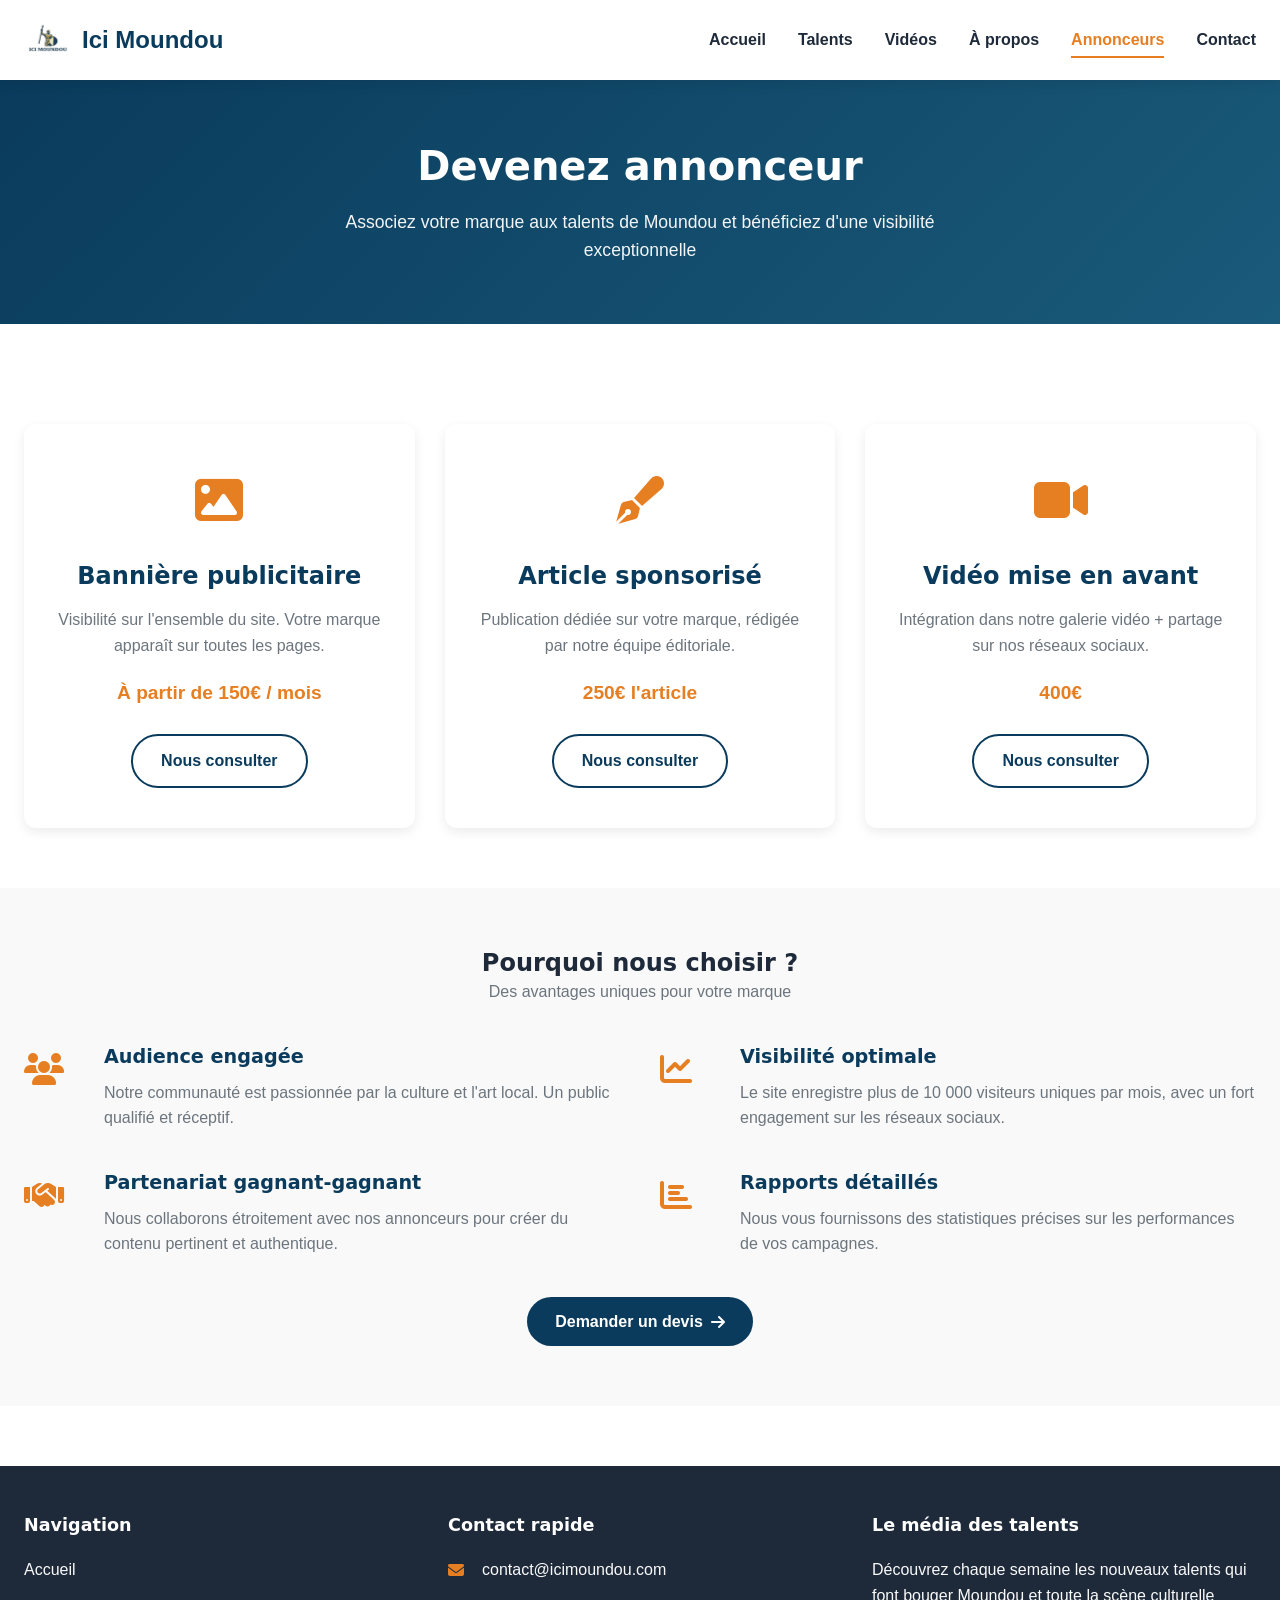
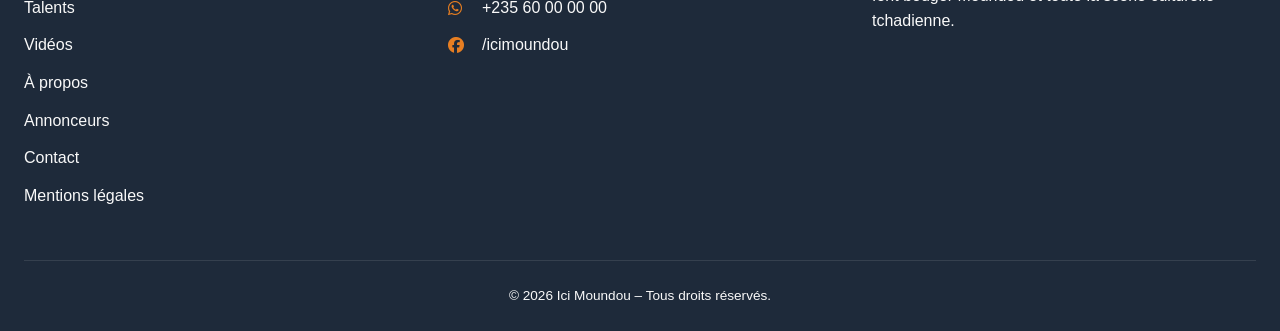
<file: annonceurs.html>
<!DOCTYPE html>
<html lang="fr">
<head>
    <meta charset="UTF-8">
    <meta name="viewport" content="width=device-width, initial-scale=1.0, viewport-fit=cover">
    <meta name="description" content="Devenez annonceur sur Ici Moundou – Offres publicitaires, articles sponsorisés, vidéos mises en avant.">
    <title>Ici Moundou – Annonceurs</title>
    
    <link rel="stylesheet" href="https://cdnjs.cloudflare.com/ajax/libs/font-awesome/6.4.0/css/all.min.css">
    
    <style>
        /* ==================== REPRISE DU STYLE GLOBAL ==================== */
        :root {
            --primary: #0A3B5C;
            --secondary: #E67E22;
            --accent: #F4A261;
            --dark: #1E2A3A;
            --light: #F9F9F9;
            --gray: #6C757D;
            --white: #FFFFFF;
            --shadow: 0 4px 12px rgba(0,0,0,0.08);
            --shadow-hover: 0 8px 24px rgba(0,0,0,0.12);
            --border-radius: 12px;
            --transition: all 0.3s ease;
        }

        * {
            margin: 0;
            padding: 0;
            box-sizing: border-box;
        }

        body {
            font-family: 'Segoe UI', Tahoma, Geneva, Verdana, sans-serif;
            color: var(--dark);
            background-color: var(--white);
            line-height: 1.6;
            overflow-x: hidden;
        }

        h1, h2, h3, h4 {
            font-family: 'Segoe UI', 'Montserrat', system-ui, sans-serif;
            font-weight: 700;
            line-height: 1.3;
        }

        .container {
            max-width: 1280px;
            margin: 0 auto;
            padding: 0 24px;
        }

        /* Header */
        .header {
            background: var(--white);
            box-shadow: var(--shadow);
            position: sticky;
            top: 0;
            z-index: 100;
        }

        .navbar {
            display: flex;
            justify-content: space-between;
            align-items: center;
            padding: 16px 0;
        }

        .logo {
            display: flex;
            align-items: center;
        }

        .logo img {
            margin-right: 10px;
        }

        .logo a {
            display: flex;
            align-items: center;
            gap: 12px;
            text-decoration: none;
        }

        .logo-img {
            height: 48px;
            width: 48px;
            background: linear-gradient(135deg, var(--primary), var(--secondary));
            border-radius: 50%;
            display: flex;
            align-items: center;
            justify-content: center;
            color: var(--white);
            font-weight: bold;
            font-size: 1.2rem;
        }

        .logo-text {
            font-size: 1.5rem;
            font-weight: 800;
            color: var(--primary);
        }

        .nav-menu {
            display: flex;
            list-style: none;
            gap: 32px;
        }

        .nav-menu a {
            text-decoration: none;
            color: var(--dark);
            font-weight: 600;
            transition: var(--transition);
            padding: 8px 0;
        }

        .nav-menu a:hover,
        .nav-menu a.active {
            color: var(--secondary);
            border-bottom: 2px solid var(--secondary);
        }

        .burger-menu {
            display: none;
            flex-direction: column;
            gap: 6px;
            background: none;
            border: none;
            cursor: pointer;
            padding: 8px;
        }

        .burger-line {
            width: 28px;
            height: 2px;
            background: var(--primary);
            transition: var(--transition);
        }

        /* Page Header */
        .page-header {
            background: linear-gradient(135deg, var(--primary) 0%, #1a5a7a 100%);
            color: var(--white);
            text-align: center;
            padding: 60px 24px;
            margin-bottom: 40px;
        }

        .page-header h1 {
            font-size: 2.5rem;
            margin-bottom: 16px;
        }

        .page-header p {
            font-size: 1.1rem;
            max-width: 700px;
            margin: 0 auto;
            opacity: 0.95;
        }

        /* Offres */
        .offers-section {
            padding: 60px 0;
        }

        .offers-grid {
            display: grid;
            grid-template-columns: repeat(3, 1fr);
            gap: 30px;
        }

        .offer-card {
            background: var(--white);
            border-radius: var(--border-radius);
            padding: 40px 30px;
            text-align: center;
            box-shadow: var(--shadow);
            transition: var(--transition);
        }

        .offer-card:hover {
            transform: translateY(-8px);
            box-shadow: var(--shadow-hover);
        }

        .offer-icon {
            font-size: 3rem;
            color: var(--secondary);
            margin-bottom: 20px;
        }

        .offer-card h3 {
            font-size: 1.5rem;
            color: var(--primary);
            margin-bottom: 15px;
        }

        .offer-description {
            color: var(--gray);
            margin-bottom: 20px;
        }

        .offer-price {
            font-size: 1.2rem;
            font-weight: 700;
            color: var(--secondary);
            margin-bottom: 25px;
        }

        .btn {
            display: inline-flex;
            align-items: center;
            gap: 8px;
            padding: 12px 28px;
            border-radius: 40px;
            font-weight: 600;
            text-decoration: none;
            transition: var(--transition);
            cursor: pointer;
            border: none;
            font-family: inherit;
        }

        .btn-primary {
            background: var(--primary);
            color: var(--white);
        }

        .btn-primary:hover {
            background: var(--secondary);
            transform: translateY(-2px);
            box-shadow: var(--shadow-hover);
        }

        .btn-outline {
            background: transparent;
            border: 2px solid var(--primary);
            color: var(--primary);
        }

        .btn-outline:hover {
            background: var(--primary);
            color: var(--white);
        }

        /* Pourquoi nous choisir */
        .why-section {
            background: var(--light);
            padding: 60px 0;
        }

        .why-grid {
            display: grid;
            grid-template-columns: repeat(2, 1fr);
            gap: 40px;
            margin-top: 40px;
        }

        .why-item {
            display: flex;
            gap: 20px;
            align-items: flex-start;
        }

        .why-icon {
            font-size: 2rem;
            color: var(--secondary);
            min-width: 60px;
        }

        .why-item h3 {
            font-size: 1.2rem;
            margin-bottom: 10px;
            color: var(--primary);
        }

        .why-item p {
            color: var(--gray);
        }

        .cta-center {
            text-align: center;
            margin-top: 40px;
        }

        /* Footer */
        .footer {
            background: var(--dark);
            color: var(--light);
            padding: 48px 0 24px;
            margin-top: 60px;
        }

        .footer-grid {
            display: grid;
            grid-template-columns: repeat(3, 1fr);
            gap: 40px;
            margin-bottom: 40px;
        }

        .footer-col h4 {
            color: var(--white);
            margin-bottom: 20px;
            font-size: 1.1rem;
        }

        .footer-col ul {
            list-style: none;
        }

        .footer-col ul li {
            margin-bottom: 12px;
        }

        .footer-col a {
            color: var(--light);
            text-decoration: none;
            transition: var(--transition);
        }

        .footer-col a:hover {
            color: var(--secondary);
        }

        .contact-info li {
            display: flex;
            align-items: center;
            gap: 10px;
        }

        .contact-info i {
            width: 24px;
            color: var(--secondary);
        }

        .copyright {
            text-align: center;
            padding-top: 24px;
            border-top: 1px solid rgba(255,255,255,0.1);
            font-size: 0.85rem;
        }

        /* Responsive */
        @media (max-width: 1024px) {
            .offers-grid {
                grid-template-columns: repeat(2, 1fr);
            }
        }

        @media (max-width: 768px) {
            .burger-menu {
                display: flex;
            }
            .nav-menu {
                display: none;
                position: absolute;
                top: 80px;
                left: 0;
                right: 0;
                background: var(--white);
                flex-direction: column;
                padding: 20px;
                gap: 16px;
                box-shadow: var(--shadow);
                text-align: center;
            }
            .nav-menu.active {
                display: flex;
            }
            .offers-grid {
                grid-template-columns: 1fr;
            }
            .why-grid {
                grid-template-columns: 1fr;
            }
            .footer-grid {
                grid-template-columns: 1fr;
                text-align: center;
            }
            .contact-info li {
                justify-content: center;
            }
            .page-header h1 {
                font-size: 1.8rem;
            }
        }
    </style>
</head>
<body>

    <header class="header">
        <div class="container">
            <nav class="navbar">
                <div class="logo">
                    <a href="assets/images/logo.png" class="img">
                        <img src="assets/images/logo.png" alt="Ici Moundou" class="logo-img">
                    </a>
                    <a href="index.html">
                        <span class="logo-text">Ici Moundou</span>
                    </a>
                </div>
                
                <button class="burger-menu" id="burgerBtn" aria-label="Menu">
                    <span class="burger-line"></span>
                    <span class="burger-line"></span>
                    <span class="burger-line"></span>
                </button>
                
                <ul class="nav-menu" id="navMenu">
                    <li><a href="index.html">Accueil</a></li>
                    <li><a href="talents.html">Talents</a></li>
                    <li><a href="videos.html">Vidéos</a></li>
                    <li><a href="apropos.html">À propos</a></li>
                    <li><a href="annonceurs.html" class="active">Annonceurs</a></li>
                    <li><a href="contact.html">Contact</a></li>
                </ul>
            </nav>
        </div>
    </header>

    <main>
        <section class="page-header">
            <div class="container">
                <h1>Devenez annonceur</h1>
                <p>Associez votre marque aux talents de Moundou et bénéficiez d'une visibilité exceptionnelle</p>
            </div>
        </section>

        <section class="offers-section">
            <div class="container">
                <div class="offers-grid">
                    <div class="offer-card">
                        <div class="offer-icon">
                            <i class="fas fa-image"></i>
                        </div>
                        <h3>Bannière publicitaire</h3>
                        <p class="offer-description">Visibilité sur l'ensemble du site. Votre marque apparaît sur toutes les pages.</p>
                        <p class="offer-price">À partir de 150€ / mois</p>
                        <a href="contact.html" class="btn btn-outline">Nous consulter</a>
                    </div>
                    
                    <div class="offer-card">
                        <div class="offer-icon">
                            <i class="fas fa-pen-fancy"></i>
                        </div>
                        <h3>Article sponsorisé</h3>
                        <p class="offer-description">Publication dédiée sur votre marque, rédigée par notre équipe éditoriale.</p>
                        <p class="offer-price">250€ l'article</p>
                        <a href="contact.html" class="btn btn-outline">Nous consulter</a>
                    </div>
                    
                    <div class="offer-card">
                        <div class="offer-icon">
                            <i class="fas fa-video"></i>
                        </div>
                        <h3>Vidéo mise en avant</h3>
                        <p class="offer-description">Intégration dans notre galerie vidéo + partage sur nos réseaux sociaux.</p>
                        <p class="offer-price">400€</p>
                        <a href="contact.html" class="btn btn-outline">Nous consulter</a>
                    </div>
                </div>
            </div>
        </section>

        <section class="why-section">
            <div class="container">
                <div style="text-align: center; margin-bottom: 40px;">
                    <h2>Pourquoi nous choisir ?</h2>
                    <p style="color: var(--gray);">Des avantages uniques pour votre marque</p>
                </div>
                
                <div class="why-grid">
                    <div class="why-item">
                        <div class="why-icon">
                            <i class="fas fa-users"></i>
                        </div>
                        <div>
                            <h3>Audience engagée</h3>
                            <p>Notre communauté est passionnée par la culture et l'art local. Un public qualifié et réceptif.</p>
                        </div>
                    </div>
                    
                    <div class="why-item">
                        <div class="why-icon">
                            <i class="fas fa-chart-line"></i>
                        </div>
                        <div>
                            <h3>Visibilité optimale</h3>
                            <p>Le site enregistre plus de 10 000 visiteurs uniques par mois, avec un fort engagement sur les réseaux sociaux.</p>
                        </div>
                    </div>
                    
                    <div class="why-item">
                        <div class="why-icon">
                            <i class="fas fa-handshake"></i>
                        </div>
                        <div>
                            <h3>Partenariat gagnant-gagnant</h3>
                            <p>Nous collaborons étroitement avec nos annonceurs pour créer du contenu pertinent et authentique.</p>
                        </div>
                    </div>
                    
                    <div class="why-item">
                        <div class="why-icon">
                            <i class="fas fa-chart-bar"></i>
                        </div>
                        <div>
                            <h3>Rapports détaillés</h3>
                            <p>Nous vous fournissons des statistiques précises sur les performances de vos campagnes.</p>
                        </div>
                    </div>
                </div>
                
                <div class="cta-center">
                    <a href="contact.html" class="btn btn-primary">Demander un devis <i class="fas fa-arrow-right"></i></a>
                </div>
            </div>
        </section>
    </main>

    <footer class="footer">
        <div class="container">
            <div class="footer-grid">
                <div class="footer-col">
                    <h4>Navigation</h4>
                    <ul>
                        <li><a href="index.html">Accueil</a></li>
                        <li><a href="talents.html">Talents</a></li>
                        <li><a href="videos.html">Vidéos</a></li>
                        <li><a href="apropos.html">À propos</a></li>
                        <li><a href="annonceurs.html">Annonceurs</a></li>
                        <li><a href="contact.html">Contact</a></li>
                        <li><a href="mentions.html">Mentions légales</a></li>
                    </ul>
                </div>
                
                <div class="footer-col">
                    <h4>Contact rapide</h4>
                    <ul class="contact-info">
                        <li><i class="fas fa-envelope"></i> <a href="mailto:contact@icimoundou.com">contact@icimoundou.com</a></li>
                        <li><i class="fab fa-whatsapp"></i> <a href="https://wa.me/23560000000" target="_blank">+235 60 00 00 00</a></li>
                        <li><i class="fab fa-facebook"></i> <a href="https://facebook.com/icimoundou" target="_blank">/icimoundou</a></li>
                    </ul>
                </div>
                
                <div class="footer-col">
                    <h4>Le média des talents</h4>
                    <p>Découvrez chaque semaine les nouveaux talents qui font bouger Moundou et toute la scène culturelle tchadienne.</p>
                </div>
            </div>
            
            <div class="copyright">
                <p>&copy; 2026 Ici Moundou – Tous droits réservés.</p>
            </div>
        </div>
    </footer>

    <script>
        function initBurgerMenu() {
            const burger = document.getElementById('burgerBtn');
            const menu = document.getElementById('navMenu');
            
            if (burger && menu) {
                burger.addEventListener('click', () => {
                    menu.classList.toggle('active');
                    const lines = burger.querySelectorAll('.burger-line');
                    if (menu.classList.contains('active')) {
                        lines[0].style.transform = 'rotate(45deg) translate(5px, 5px)';
                        lines[1].style.opacity = '0';
                        lines[2].style.transform = 'rotate(-45deg) translate(7px, -6px)';
                    } else {
                        lines[0].style.transform = 'none';
                        lines[1].style.opacity = '1';
                        lines[2].style.transform = 'none';
                    }
                });
            }
        }

        document.addEventListener('DOMContentLoaded', () => {
            initBurgerMenu();
        });
    </script>
</body>
</html>
</file>
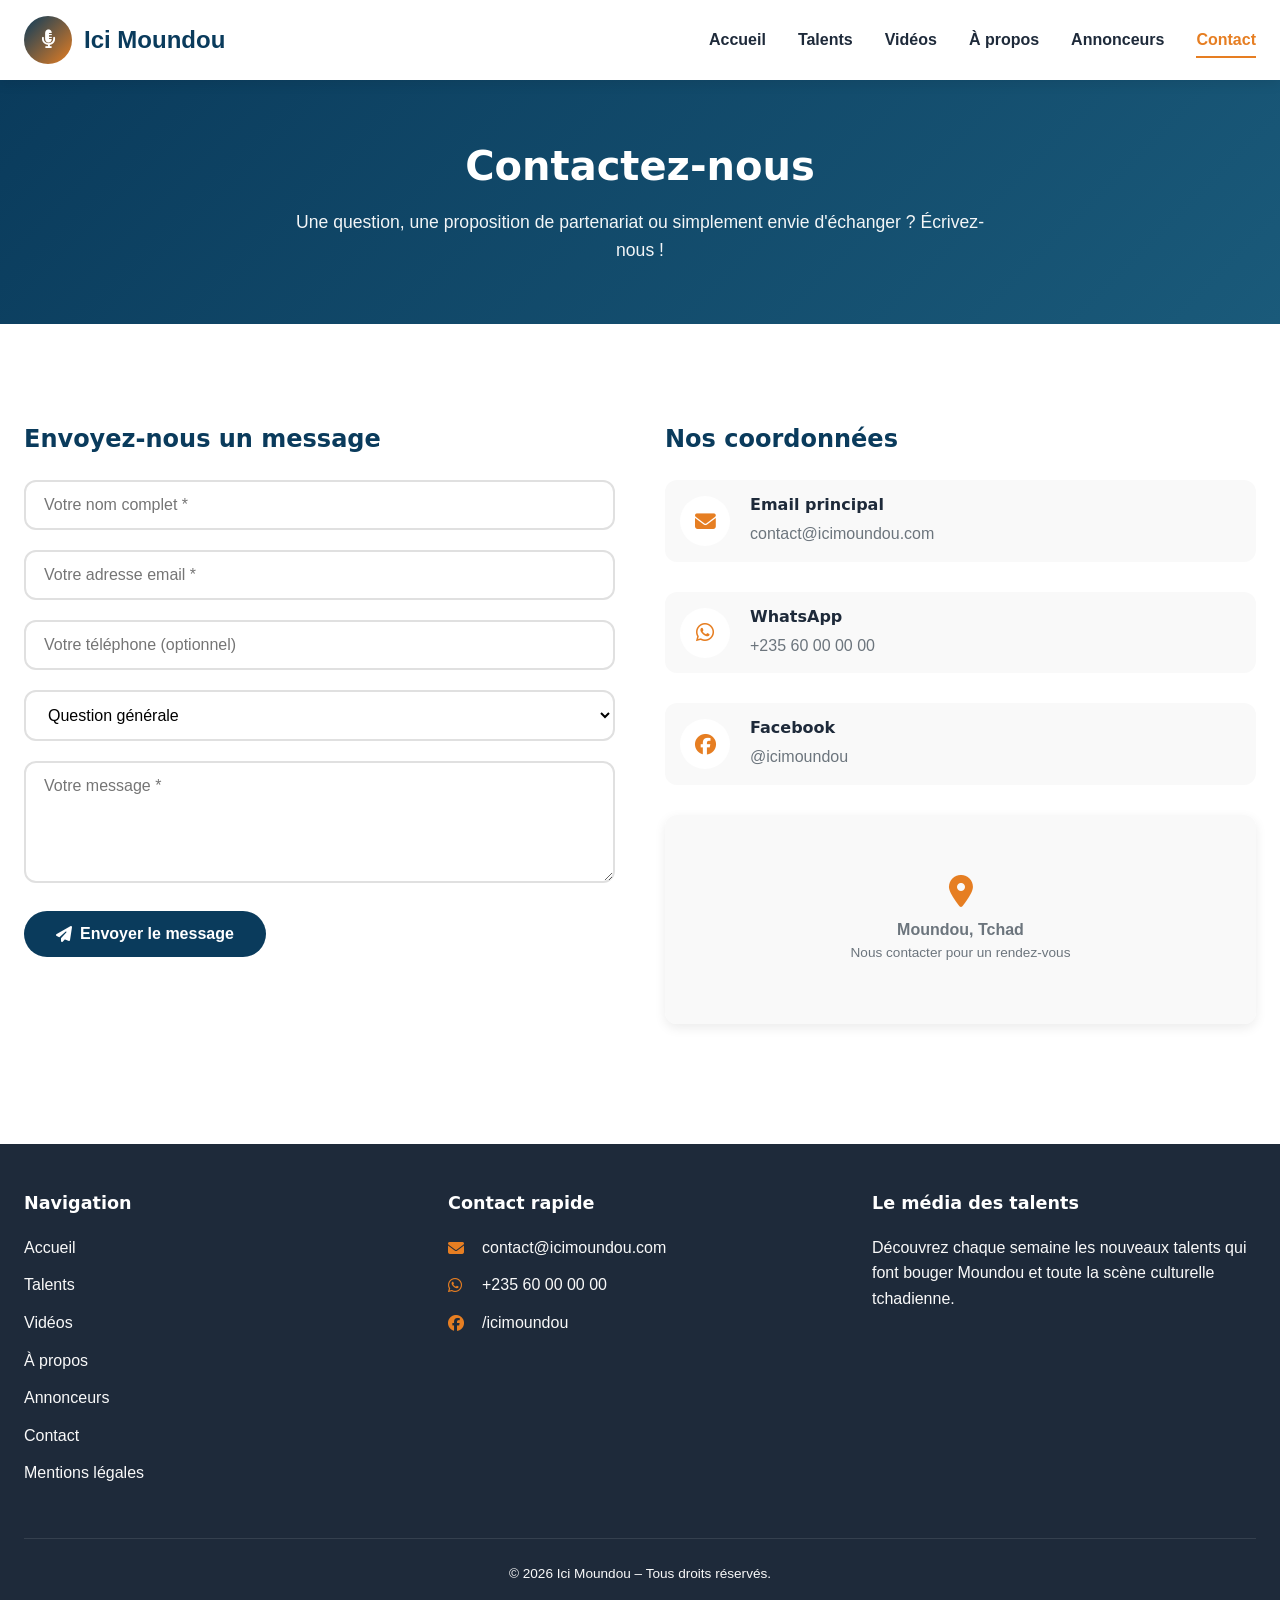
<file: contact.html>
<!DOCTYPE html>
<html lang="fr">
<head>
    <meta charset="UTF-8">
    <meta name="viewport" content="width=device-width, initial-scale=1.0, viewport-fit=cover">
    <meta name="description" content="Contactez Ici Moundou – Envoyez-nous un message pour toute question, partenariat ou proposition.">
    <title>Ici Moundou – Contact</title>
    
    <link rel="stylesheet" href="https://cdnjs.cloudflare.com/ajax/libs/font-awesome/6.4.0/css/all.min.css">
    
    <style>
        /* ==================== REPRISE DU STYLE GLOBAL ==================== */
        :root {
            --primary: #0A3B5C;
            --secondary: #E67E22;
            --accent: #F4A261;
            --dark: #1E2A3A;
            --light: #F9F9F9;
            --gray: #6C757D;
            --white: #FFFFFF;
            --shadow: 0 4px 12px rgba(0,0,0,0.08);
            --shadow-hover: 0 8px 24px rgba(0,0,0,0.12);
            --border-radius: 12px;
            --transition: all 0.3s ease;
        }

        * {
            margin: 0;
            padding: 0;
            box-sizing: border-box;
        }

        body {
            font-family: 'Segoe UI', Tahoma, Geneva, Verdana, sans-serif;
            color: var(--dark);
            background-color: var(--white);
            line-height: 1.6;
            overflow-x: hidden;
        }

        h1, h2, h3, h4 {
            font-family: 'Segoe UI', 'Montserrat', system-ui, sans-serif;
            font-weight: 700;
            line-height: 1.3;
        }

        .container {
            max-width: 1280px;
            margin: 0 auto;
            padding: 0 24px;
        }

        /* Header */
        .header {
            background: var(--white);
            box-shadow: var(--shadow);
            position: sticky;
            top: 0;
            z-index: 100;
        }

        .navbar {
            display: flex;
            justify-content: space-between;
            align-items: center;
            padding: 16px 0;
        }

        .logo {
            display: flex;
            align-items: center;
            gap: 12px;
        }

        .logo a {
            display: flex;
            align-items: center;
            gap: 12px;
            text-decoration: none;
        }

        .logo-img {
            height: 48px;
            width: 48px;
            background: linear-gradient(135deg, var(--primary), var(--secondary));
            border-radius: 50%;
            display: flex;
            align-items: center;
            justify-content: center;
            color: var(--white);
            font-weight: bold;
            font-size: 1.2rem;
        }

        .logo-text {
            font-size: 1.5rem;
            font-weight: 800;
            color: var(--primary);
        }

        .nav-menu {
            display: flex;
            list-style: none;
            gap: 32px;
        }

        .nav-menu a {
            text-decoration: none;
            color: var(--dark);
            font-weight: 600;
            transition: var(--transition);
            padding: 8px 0;
        }

        .nav-menu a:hover,
        .nav-menu a.active {
            color: var(--secondary);
            border-bottom: 2px solid var(--secondary);
        }

        .burger-menu {
            display: none;
            flex-direction: column;
            gap: 6px;
            background: none;
            border: none;
            cursor: pointer;
            padding: 8px;
        }

        .burger-line {
            width: 28px;
            height: 2px;
            background: var(--primary);
            transition: var(--transition);
        }

        /* Page Header */
        .page-header {
            background: linear-gradient(135deg, var(--primary) 0%, #1a5a7a 100%);
            color: var(--white);
            text-align: center;
            padding: 60px 24px;
            margin-bottom: 40px;
        }

        .page-header h1 {
            font-size: 2.5rem;
            margin-bottom: 16px;
        }

        .page-header p {
            font-size: 1.1rem;
            max-width: 700px;
            margin: 0 auto;
            opacity: 0.95;
        }

        /* Contact Section */
        .contact-section {
            padding: 60px 0;
        }

        .contact-grid {
            display: grid;
            grid-template-columns: 1fr 1fr;
            gap: 50px;
        }

        /* Formulaire */
        .contact-form h3 {
            color: var(--primary);
            margin-bottom: 25px;
            font-size: 1.5rem;
        }

        .form-group {
            margin-bottom: 20px;
        }

        .form-group input,
        .form-group textarea,
        .form-group select {
            width: 100%;
            padding: 14px 18px;
            border: 2px solid #e0e0e0;
            border-radius: 12px;
            font-family: inherit;
            font-size: 1rem;
            transition: var(--transition);
            background: var(--white);
        }

        .form-group input:focus,
        .form-group textarea:focus,
        .form-group select:focus {
            outline: none;
            border-color: var(--secondary);
            box-shadow: 0 0 0 3px rgba(230, 126, 34, 0.1);
        }

        .btn {
            display: inline-flex;
            align-items: center;
            gap: 8px;
            padding: 14px 32px;
            border-radius: 40px;
            font-weight: 600;
            text-decoration: none;
            transition: var(--transition);
            cursor: pointer;
            border: none;
            font-family: inherit;
            font-size: 1rem;
        }

        .btn-primary {
            background: var(--primary);
            color: var(--white);
        }

        .btn-primary:hover {
            background: var(--secondary);
            transform: translateY(-2px);
            box-shadow: var(--shadow-hover);
        }

        .btn:disabled {
            opacity: 0.7;
            cursor: not-allowed;
            transform: none;
        }

        .form-feedback {
            margin-top: 20px;
            padding: 14px;
            border-radius: 8px;
            text-align: center;
            font-size: 0.95rem;
            animation: fadeInUp 0.3s ease;
        }

        @keyframes fadeInUp {
            from {
                opacity: 0;
                transform: translateY(10px);
            }
            to {
                opacity: 1;
                transform: translateY(0);
            }
        }

        .form-feedback.success {
            background: #d4edda;
            color: #155724;
            border-left: 4px solid #28a745;
        }

        .form-feedback.error {
            background: #f8d7da;
            color: #721c24;
            border-left: 4px solid #dc3545;
        }

        .form-feedback.info {
            background: #d1ecf1;
            color: #0c5460;
            border-left: 4px solid #17a2b8;
        }

        /* Infos contact */
        .contact-info h3 {
            color: var(--primary);
            margin-bottom: 25px;
            font-size: 1.5rem;
        }

        .info-item {
            display: flex;
            align-items: center;
            gap: 20px;
            margin-bottom: 30px;
            padding: 15px;
            background: var(--light);
            border-radius: var(--border-radius);
            transition: var(--transition);
        }

        .info-item:hover {
            transform: translateX(5px);
            box-shadow: var(--shadow);
        }

        .info-icon {
            width: 50px;
            height: 50px;
            background: var(--white);
            border-radius: 50%;
            display: flex;
            align-items: center;
            justify-content: center;
            font-size: 1.3rem;
            color: var(--secondary);
        }

        .info-content h4 {
            margin-bottom: 5px;
            font-size: 1rem;
        }

        .info-content a {
            color: var(--gray);
            text-decoration: none;
            transition: var(--transition);
        }

        .info-content a:hover {
            color: var(--secondary);
        }

        /* Carte */
        .map-container {
            margin-top: 30px;
            border-radius: var(--border-radius);
            overflow: hidden;
            box-shadow: var(--shadow);
        }

        .map-placeholder {
            background: var(--light);
            padding: 60px 20px;
            text-align: center;
            color: var(--gray);
        }

        /* Footer */
        .footer {
            background: var(--dark);
            color: var(--light);
            padding: 48px 0 24px;
            margin-top: 60px;
        }

        .footer-grid {
            display: grid;
            grid-template-columns: repeat(3, 1fr);
            gap: 40px;
            margin-bottom: 40px;
        }

        .footer-col h4 {
            color: var(--white);
            margin-bottom: 20px;
            font-size: 1.1rem;
        }

        .footer-col ul {
            list-style: none;
        }

        .footer-col ul li {
            margin-bottom: 12px;
        }

        .footer-col a {
            color: var(--light);
            text-decoration: none;
            transition: var(--transition);
        }

        .footer-col a:hover {
            color: var(--secondary);
        }

        .contact-info-footer li {
            display: flex;
            align-items: center;
            gap: 10px;
        }

        .contact-info-footer i {
            width: 24px;
            color: var(--secondary);
        }

        .copyright {
            text-align: center;
            padding-top: 24px;
            border-top: 1px solid rgba(255,255,255,0.1);
            font-size: 0.85rem;
        }

        /* Responsive */
        @media (max-width: 1024px) {
            .contact-grid {
                gap: 30px;
            }
        }

        @media (max-width: 768px) {
            .burger-menu {
                display: flex;
            }
            .nav-menu {
                display: none;
                position: absolute;
                top: 80px;
                left: 0;
                right: 0;
                background: var(--white);
                flex-direction: column;
                padding: 20px;
                gap: 16px;
                box-shadow: var(--shadow);
                text-align: center;
            }
            .nav-menu.active {
                display: flex;
            }
            .contact-grid {
                grid-template-columns: 1fr;
            }
            .footer-grid {
                grid-template-columns: 1fr;
                text-align: center;
            }
            .contact-info-footer li {
                justify-content: center;
            }
            .page-header h1 {
                font-size: 1.8rem;
            }
        }
    </style>
</head>
<body>

    <header class="header">
        <div class="container">
            <nav class="navbar">
                <div class="logo">
                    <a href="index.html">
                        <div class="logo-img">
                            <i class="fas fa-microphone-alt"></i>
                        </div>
                        <span class="logo-text">Ici Moundou</span>
                    </a>
                </div>
                
                <button class="burger-menu" id="burgerBtn" aria-label="Menu">
                    <span class="burger-line"></span>
                    <span class="burger-line"></span>
                    <span class="burger-line"></span>
                </button>
                
                <ul class="nav-menu" id="navMenu">
                    <li><a href="index.html">Accueil</a></li>
                    <li><a href="talents.html">Talents</a></li>
                    <li><a href="videos.html">Vidéos</a></li>
                    <li><a href="apropos.html">À propos</a></li>
                    <li><a href="annonceurs.html">Annonceurs</a></li>
                    <li><a href="contact.html" class="active">Contact</a></li>
                </ul>
            </nav>
        </div>
    </header>

    <main>
        <section class="page-header">
            <div class="container">
                <h1>Contactez-nous</h1>
                <p>Une question, une proposition de partenariat ou simplement envie d'échanger ? Écrivez-nous !</p>
            </div>
        </section>

        <section class="contact-section">
            <div class="container">
                <div class="contact-grid">
                    <!-- Formulaire amélioré avec fallback email -->
                    <div class="contact-form">
                        <h3>Envoyez-nous un message</h3>
                        <form id="contactForm" action="https://formspree.io/f/xpqekeqo" method="POST">
                            <div class="form-group">
                                <input type="text" name="nom" id="nom" placeholder="Votre nom complet *" required>
                            </div>
                            <div class="form-group">
                                <input type="email" name="email" id="email" placeholder="Votre adresse email *" required>
                            </div>
                            <div class="form-group">
                                <input type="tel" name="telephone" id="telephone" placeholder="Votre téléphone (optionnel)">
                            </div>
                            <div class="form-group">
                                <select name="sujet" id="sujet">
                                    <option value="general">Question générale</option>
                                    <option value="talent">Devenir talent</option>
                                    <option value="annonceur">Devenir annonceur</option>
                                    <option value="partenariat">Partenariat</option>
                                    <option value="autre">Autre</option>
                                </select>
                            </div>
                            <div class="form-group">
                                <textarea name="message" id="message" rows="5" placeholder="Votre message *" required></textarea>
                            </div>
                            <button type="submit" class="btn btn-primary" id="submitBtn">
                                <i class="fas fa-paper-plane"></i> Envoyer le message
                            </button>
                            <div id="formFeedback" class="form-feedback"></div>
                        </form>
                        
                        <!-- Message de fallback pour l'email direct -->
                        <div id="emailFallback" style="display: none; margin-top: 20px; padding: 15px; background: #fef3c7; border-radius: 8px; border-left: 4px solid #f59e0b;">
                            <p style="margin: 0; font-size: 0.9rem;">
                                <i class="fas fa-envelope" style="margin-right: 8px;"></i>
                                <strong>Alternative :</strong> Vous pouvez aussi nous écrire directement à 
                                <a href="mailto:contact@icimoundou.com?subject=Contact%20via%20site%20web" style="color: var(--primary); font-weight: bold;">contact@icimoundou.com</a>
                            </p>
                        </div>
                    </div>

                    <!-- Coordonnées -->
                    <div class="contact-info">
                        <h3>Nos coordonnées</h3>
                        
                        <div class="info-item">
                            <div class="info-icon">
                                <i class="fas fa-envelope"></i>
                            </div>
                            <div class="info-content">
                                <h4>Email principal</h4>
                                <a href="mailto:contact@icimoundou.com">contact@icimoundou.com</a>
                            </div>
                        </div>
                        
                        <div class="info-item">
                            <div class="info-icon">
                                <i class="fab fa-whatsapp"></i>
                            </div>
                            <div class="info-content">
                                <h4>WhatsApp</h4>
                                <a href="https://wa.me/23560000000" target="_blank">+235 60 00 00 00</a>
                            </div>
                        </div>
                        
                        <div class="info-item">
                            <div class="info-icon">
                                <i class="fab fa-facebook"></i>
                            </div>
                            <div class="info-content">
                                <h4>Facebook</h4>
                                <a href="https://facebook.com/icimoundou" target="_blank">@icimoundou</a>
                            </div>
                        </div>
                        
                        <div class="map-container">
                            <div class="map-placeholder">
                                <i class="fas fa-map-marker-alt fa-2x" style="color: var(--secondary); margin-bottom: 10px;"></i>
                                <p><strong>Moundou, Tchad</strong></p>
                                <p style="font-size: 0.85rem;">Nous contacter pour un rendez-vous</p>
                            </div>
                        </div>
                    </div>
                </div>
            </div>
        </section>
    </main>

    <footer class="footer">
        <div class="container">
            <div class="footer-grid">
                <div class="footer-col">
                    <h4>Navigation</h4>
                    <ul>
                        <li><a href="index.html">Accueil</a></li>
                        <li><a href="talents.html">Talents</a></li>
                        <li><a href="videos.html">Vidéos</a></li>
                        <li><a href="apropos.html">À propos</a></li>
                        <li><a href="annonceurs.html">Annonceurs</a></li>
                        <li><a href="contact.html">Contact</a></li>
                        <li><a href="mentions.html">Mentions légales</a></li>
                    </ul>
                </div>
                
                <div class="footer-col">
                    <h4>Contact rapide</h4>
                    <ul class="contact-info-footer">
                        <li><i class="fas fa-envelope"></i> <a href="mailto:contact@icimoundou.com">contact@icimoundou.com</a></li>
                        <li><i class="fab fa-whatsapp"></i> <a href="https://wa.me/23560000000" target="_blank">+235 60 00 00 00</a></li>
                        <li><i class="fab fa-facebook"></i> <a href="https://facebook.com/icimoundou" target="_blank">/icimoundou</a></li>
                    </ul>
                </div>
                
                <div class="footer-col">
                    <h4>Le média des talents</h4>
                    <p>Découvrez chaque semaine les nouveaux talents qui font bouger Moundou et toute la scène culturelle tchadienne.</p>
                </div>
            </div>
            
            <div class="copyright">
                <p>&copy; 2026 Ici Moundou – Tous droits réservés.</p>
            </div>
        </div>
    </footer>

    <script>
        // Menu burger amélioré
        function initBurgerMenu() {
            const burger = document.getElementById('burgerBtn');
            const menu = document.getElementById('navMenu');
            
            if (burger && menu) {
                burger.addEventListener('click', () => {
                    menu.classList.toggle('active');
                    const lines = burger.querySelectorAll('.burger-line');
                    if (menu.classList.contains('active')) {
                        lines[0].style.transform = 'rotate(45deg) translate(5px, 5px)';
                        lines[1].style.opacity = '0';
                        lines[2].style.transform = 'rotate(-45deg) translate(7px, -6px)';
                    } else {
                        lines[0].style.transform = 'none';
                        lines[1].style.opacity = '1';
                        lines[2].style.transform = 'none';
                    }
                });
                
                // Fermer le menu en cliquant sur un lien
                document.querySelectorAll('.nav-menu a').forEach(link => {
                    link.addEventListener('click', () => {
                        menu.classList.remove('active');
                        const lines = burger.querySelectorAll('.burger-line');
                        lines[0].style.transform = 'none';
                        lines[1].style.opacity = '1';
                        lines[2].style.transform = 'none';
                    });
                });
            }
        }

        // Validation email robuste
        function validateEmail(email) {
            const re = /^[^\s@]+@([^\s@.,]+\.)+[^\s@.,]{2,}$/;
            return re.test(email);
        }

        // Afficher le fallback email si nécessaire
        function showEmailFallback() {
            const fallback = document.getElementById('emailFallback');
            if (fallback) {
                fallback.style.display = 'block';
                setTimeout(() => {
                    fallback.style.animation = 'fadeInUp 0.3s ease';
                }, 10);
            }
        }

        // Gestion améliorée du formulaire avec fallback
        function initContactForm() {
            const form = document.getElementById('contactForm');
            if (!form) return;
            
            const submitBtn = document.getElementById('submitBtn');
            const feedback = document.getElementById('formFeedback');
            let isSubmitting = false;
            
            form.addEventListener('submit', async (e) => {
                e.preventDefault();
                
                // Éviter les soumissions multiples
                if (isSubmitting) return;
                
                const nom = document.getElementById('nom').value.trim();
                const email = document.getElementById('email').value.trim();
                const message = document.getElementById('message').value.trim();
                
                // Validation des champs
                if (!nom || !email || !message) {
                    feedback.textContent = '⚠️ Veuillez remplir tous les champs obligatoires (nom, email, message).';
                    feedback.className = 'form-feedback error';
                    feedback.scrollIntoView({ behavior: 'smooth', block: 'nearest' });
                    return;
                }
                
                if (!validateEmail(email)) {
                    feedback.textContent = '⚠️ Veuillez entrer une adresse email valide (ex: nom@domaine.com).';
                    feedback.className = 'form-feedback error';
                    feedback.scrollIntoView({ behavior: 'smooth', block: 'nearest' });
                    return;
                }
                
                // Désactiver le bouton et afficher un état de chargement
                isSubmitting = true;
                const originalButtonText = submitBtn.innerHTML;
                submitBtn.disabled = true;
                submitBtn.innerHTML = '<i class="fas fa-spinner fa-spin"></i> Envoi en cours...';
                
                const formData = new FormData(form);
                
                // Timeout pour éviter une attente trop longue
                const controller = new AbortController();
                const timeoutId = setTimeout(() => controller.abort(), 15000);
                
                try {
                    const response = await fetch(form.action, {
                        method: 'POST',
                        body: formData,
                        headers: { 'Accept': 'application/json' },
                        signal: controller.signal
                    });
                    
                    clearTimeout(timeoutId);
                    
                    if (response.ok) {
                        feedback.innerHTML = '<i class="fas fa-check-circle"></i> Message envoyé avec succès ! Nous vous répondrons dans les plus brefs délais.';
                        feedback.className = 'form-feedback success';
                        form.reset();
                        // Cacher le fallback si tout va bien
                        const fallback = document.getElementById('emailFallback');
                        if (fallback) fallback.style.display = 'none';
                    } else {
                        // Erreur du serveur Formspree
                        const errorData = await response.json().catch(() => ({}));
                        console.warn('Formspree error:', errorData);
                        throw new Error(`Erreur serveur (${response.status})`);
                    }
                } catch (err) {
                    clearTimeout(timeoutId);
                    console.error('Erreur d\'envoi:', err);
                    
                    let errorMessage = '❌ Erreur lors de l\'envoi. ';
                    
                    if (err.name === 'AbortError') {
                        errorMessage += 'Le serveur ne répond pas. ';
                    } else if (err.message.includes('Failed to fetch') || err.message.includes('Network')) {
                        errorMessage += 'Problème de connexion réseau. ';
                    } else {
                        errorMessage += 'Veuillez réessayer ou nous contacter directement par email. ';
                    }
                    
                    errorMessage += 'Vous pouvez utiliser notre adresse email ci-contre.';
                    feedback.innerHTML = errorMessage;
                    feedback.className = 'form-feedback error';
                    
                    // Afficher l'alternative email
                    showEmailFallback();
                    
                    // Préremplir le lien mailto avec les données du formulaire
                    const mailtoLink = document.querySelector('#emailFallback a');
                    if (mailtoLink) {
                        const subject = `[Contact] ${document.getElementById('sujet').options[document.getElementById('sujet').selectedIndex].text}`;
                        const body = `Nom: ${nom}\nEmail: ${email}\nTéléphone: ${document.getElementById('telephone').value || 'Non renseigné'}\n\nMessage:\n${message}`;
                        mailtoLink.href = `mailto:contact@icimoundou.com?subject=${encodeURIComponent(subject)}&body=${encodeURIComponent(body)}`;
                    }
                } finally {
                    isSubmitting = false;
                    submitBtn.disabled = false;
                    submitBtn.innerHTML = originalButtonText;
                    
                    // Faire défiler jusqu'au feedback
                    feedback.scrollIntoView({ behavior: 'smooth', block: 'nearest' });
                    
                    // Auto-effacement après 8 secondes pour les messages de succès uniquement
                    if (feedback.classList.contains('success')) {
                        setTimeout(() => {
                            if (feedback.parentNode) {
                                feedback.style.opacity = '0';
                                setTimeout(() => {
                                    feedback.innerHTML = '';
                                    feedback.className = 'form-feedback';
                                    feedback.style.opacity = '1';
                                }, 300);
                            }
                        }, 8000);
                    }
                }
            });
        }

        // Validation en temps réel pour améliorer l'expérience utilisateur
        function addRealTimeValidation() {
            const emailInput = document.getElementById('email');
            if (emailInput) {
                emailInput.addEventListener('blur', () => {
                    if (emailInput.value.trim() && !validateEmail(emailInput.value.trim())) {
                        emailInput.style.borderColor = '#dc3545';
                        const errorMsg = document.createElement('small');
                        errorMsg.style.color = '#dc3545';
                        errorMsg.style.fontSize = '0.8rem';
                        errorMsg.style.marginTop = '5px';
                        errorMsg.style.display = 'block';
                        errorMsg.id = 'emailErrorMsg';
                        errorMsg.textContent = 'Format d\'email invalide';
                        const parent = emailInput.parentElement;
                        const existingError = parent.querySelector('#emailErrorMsg');
                        if (!existingError) {
                            parent.appendChild(errorMsg);
                        }
                    } else {
                        emailInput.style.borderColor = '#e0e0e0';
                        const existingError = emailInput.parentElement.querySelector('#emailErrorMsg');
                        if (existingError) existingError.remove();
                    }
                });
                
                emailInput.addEventListener('input', () => {
                    if (emailInput.style.borderColor === '#dc3545') {
                        emailInput.style.borderColor = '#e0e0e0';
                        const existingError = emailInput.parentElement.querySelector('#emailErrorMsg');
                        if (existingError) existingError.remove();
                    }
                });
            }
        }

        document.addEventListener('DOMContentLoaded', () => {
            initBurgerMenu();
            initContactForm();
            addRealTimeValidation();
        });
    </script>
</body>
</html>
</file>
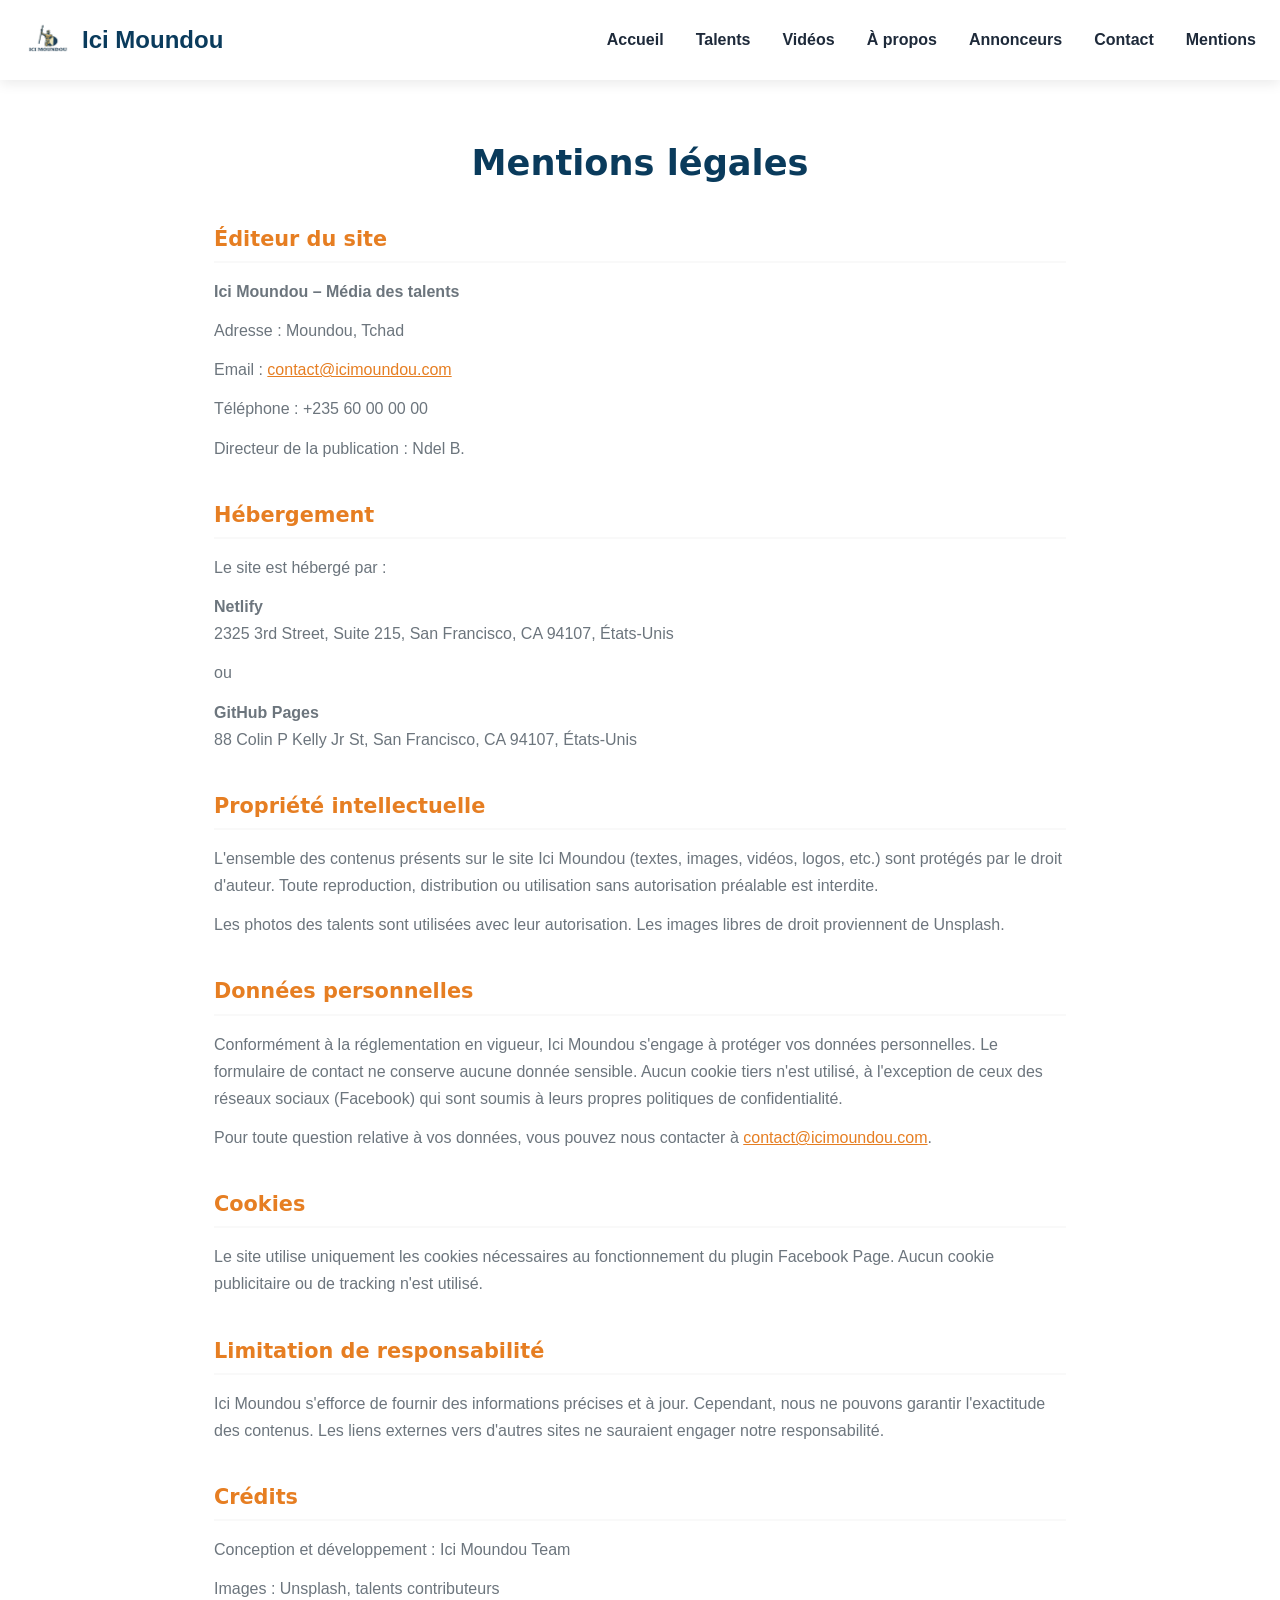
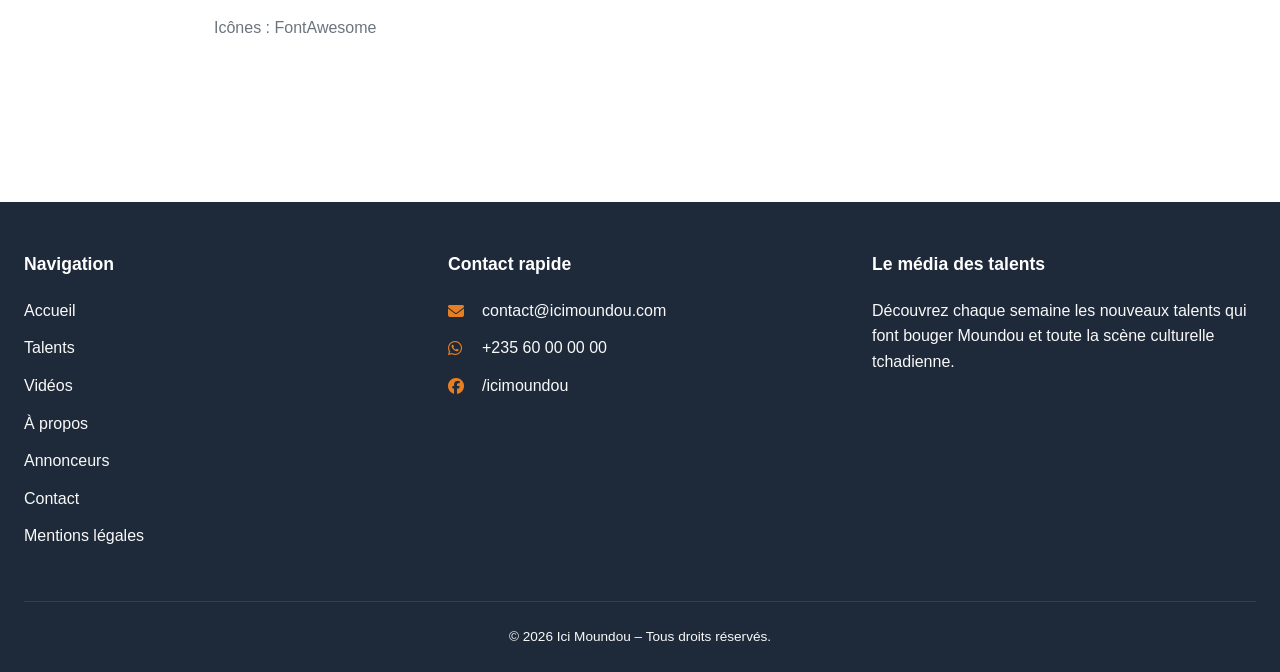
<file: mentions.html>
<!DOCTYPE html>
<html lang="fr">
<head>
    <meta charset="UTF-8">
    <meta name="viewport" content="width=device-width, initial-scale=1.0, viewport-fit=cover">
    <meta name="description" content="Mentions légales d'Ici Moundou – Média des talents">
    <title>Ici Moundou – Mentions légales</title>
    
    <link rel="stylesheet" href="https://cdnjs.cloudflare.com/ajax/libs/font-awesome/6.4.0/css/all.min.css">
    
    <style>
        /* ==================== REPRISE DU STYLE GLOBAL ==================== */
        :root {
            --primary: #0A3B5C;
            --secondary: #E67E22;
            --dark: #1E2A3A;
            --light: #F9F9F9;
            --gray: #6C757D;
            --white: #FFFFFF;
            --shadow: 0 4px 12px rgba(0,0,0,0.08);
            --transition: all 0.3s ease;
        }

        * {
            margin: 0;
            padding: 0;
            box-sizing: border-box;
        }

        body {
            font-family: 'Segoe UI', Tahoma, Geneva, Verdana, sans-serif;
            color: var(--dark);
            background-color: var(--white);
            line-height: 1.6;
        }

        h1, h2, h3 {
            font-family: 'Segoe UI', 'Montserrat', system-ui, sans-serif;
            font-weight: 700;
            line-height: 1.3;
        }

        .container {
            max-width: 900px;
            margin: 0 auto;
            padding: 0 24px;
        }

        /* Header simplifié */
        .header {
            background: var(--white);
            box-shadow: var(--shadow);
            position: sticky;
            top: 0;
            z-index: 100;
        }

        .navbar {
            display: flex;
            justify-content: space-between;
            align-items: center;
            padding: 16px 0;
        }

        .logo {
            display: flex;
            align-items: center;
        }

        .logo img {
            margin-right: 10px;
        }

        .logo a {
            display: flex;
            align-items: center;
            gap: 12px;
            text-decoration: none;
        }

        .logo-img {
            height: 48px;
            width: 48px;
            background: linear-gradient(135deg, var(--primary), var(--secondary));
            border-radius: 50%;
            display: flex;
            align-items: center;
            justify-content: center;
            color: var(--white);
            font-weight: bold;
            font-size: 1.2rem;
        }

        .logo-text {
            font-size: 1.5rem;
            font-weight: 800;
            color: var(--primary);
        }

        .nav-menu {
            display: flex;
            list-style: none;
            gap: 32px;
        }

        .nav-menu a {
            text-decoration: none;
            color: var(--dark);
            font-weight: 600;
            transition: var(--transition);
            padding: 8px 0;
        }

        .nav-menu a:hover {
            color: var(--secondary);
        }

        .burger-menu {
            display: none;
            flex-direction: column;
            gap: 6px;
            background: none;
            border: none;
            cursor: pointer;
            padding: 8px;
        }

        .burger-line {
            width: 28px;
            height: 2px;
            background: var(--primary);
            transition: var(--transition);
        }

        /* Mentions légales */
        .legal-section {
            padding: 60px 0;
        }

        .legal-section h1 {
            color: var(--primary);
            font-size: 2.2rem;
            margin-bottom: 40px;
            text-align: center;
        }

        .legal-block {
            margin-bottom: 40px;
        }

        .legal-block h2 {
            color: var(--secondary);
            font-size: 1.3rem;
            margin-bottom: 15px;
            padding-bottom: 8px;
            border-bottom: 2px solid var(--light);
        }

        .legal-block p {
            color: var(--gray);
            margin-bottom: 12px;
            line-height: 1.7;
        }

        .legal-block ul {
            margin: 15px 0 15px 25px;
            color: var(--gray);
        }

        .legal-block li {
            margin-bottom: 8px;
        }

        /* Footer */
        .footer {
            background: var(--dark);
            color: var(--light);
            padding: 48px 0 24px;
            margin-top: 60px;
        }

        .footer-grid {
            display: grid;
            grid-template-columns: repeat(3, 1fr);
            gap: 40px;
            margin-bottom: 40px;
        }

        .footer-col h4 {
            color: var(--white);
            margin-bottom: 20px;
            font-size: 1.1rem;
        }

        .footer-col ul {
            list-style: none;
        }

        .footer-col ul li {
            margin-bottom: 12px;
        }

        .footer-col a {
            color: var(--light);
            text-decoration: none;
            transition: var(--transition);
        }

        .footer-col a:hover {
            color: var(--secondary);
        }

        .contact-info-footer li {
            display: flex;
            align-items: center;
            gap: 10px;
        }

        .contact-info-footer i {
            width: 24px;
            color: var(--secondary);
        }

        .copyright {
            text-align: center;
            padding-top: 24px;
            border-top: 1px solid rgba(255,255,255,0.1);
            font-size: 0.85rem;
        }

        /* Responsive */
        @media (max-width: 768px) {
            .burger-menu {
                display: flex;
            }
            .nav-menu {
                display: none;
                position: absolute;
                top: 80px;
                left: 0;
                right: 0;
                background: var(--white);
                flex-direction: column;
                padding: 20px;
                gap: 16px;
                box-shadow: var(--shadow);
                text-align: center;
            }
            .nav-menu.active {
                display: flex;
            }
            .footer-grid {
                grid-template-columns: 1fr;
                text-align: center;
            }
            .contact-info-footer li {
                justify-content: center;
            }
            .legal-section h1 {
                font-size: 1.8rem;
            }
        }
    </style>
</head>
<body>

    <header class="header">
        <div class="container" style="max-width: 1280px;">
            <nav class="navbar">
                <div class="logo">
                    <a href="assets/images/logo.png" class="img">
                        <img src="assets/images/logo.png" alt="Ici Moundou" class="logo-img">
                    </a>
                    <a href="index.html">
                        <span class="logo-text">Ici Moundou</span>
                    </a>
                </div>
                
                <button class="burger-menu" id="burgerBtn" aria-label="Menu">
                    <span class="burger-line"></span>
                    <span class="burger-line"></span>
                    <span class="burger-line"></span>
                </button>
                
                <ul class="nav-menu" id="navMenu">
                    <li><a href="index.html">Accueil</a></li>
                    <li><a href="talents.html">Talents</a></li>
                    <li><a href="videos.html">Vidéos</a></li>
                    <li><a href="apropos.html">À propos</a></li>
                    <li><a href="annonceurs.html">Annonceurs</a></li>
                    <li><a href="contact.html">Contact</a></li>
                    <li><a href="mentions.html">Mentions</a></li>
                </ul>
            </nav>
        </div>
    </header>

    <main>
        <section class="legal-section">
            <div class="container">
                <h1>Mentions légales</h1>
                
                <div class="legal-block">
                    <h2>Éditeur du site</h2>
                    <p><strong>Ici Moundou – Média des talents</strong></p>
                    <p>Adresse : Moundou, Tchad</p>
                    <p>Email : <a href="mailto:contact@icimoundou.com" style="color: var(--secondary);">contact@icimoundou.com</a></p>
                    <p>Téléphone : +235 60 00 00 00</p>
                    <p>Directeur de la publication : Ndel B.</p>
                </div>
                
                <div class="legal-block">
                    <h2>Hébergement</h2>
                    <p>Le site est hébergé par :</p>
                    <p><strong>Netlify</strong><br>
                    2325 3rd Street, Suite 215, San Francisco, CA 94107, États-Unis</p>
                    <p>ou</p>
                    <p><strong>GitHub Pages</strong><br>
                    88 Colin P Kelly Jr St, San Francisco, CA 94107, États-Unis</p>
                </div>
                
                <div class="legal-block">
                    <h2>Propriété intellectuelle</h2>
                    <p>L'ensemble des contenus présents sur le site Ici Moundou (textes, images, vidéos, logos, etc.) sont protégés par le droit d'auteur. Toute reproduction, distribution ou utilisation sans autorisation préalable est interdite.</p>
                    <p>Les photos des talents sont utilisées avec leur autorisation. Les images libres de droit proviennent de Unsplash.</p>
                </div>
                
                <div class="legal-block">
                    <h2>Données personnelles</h2>
                    <p>Conformément à la réglementation en vigueur, Ici Moundou s'engage à protéger vos données personnelles. Le formulaire de contact ne conserve aucune donnée sensible. Aucun cookie tiers n'est utilisé, à l'exception de ceux des réseaux sociaux (Facebook) qui sont soumis à leurs propres politiques de confidentialité.</p>
                    <p>Pour toute question relative à vos données, vous pouvez nous contacter à <a href="mailto:contact@icimoundou.com" style="color: var(--secondary);">contact@icimoundou.com</a>.</p>
                </div>
                
                <div class="legal-block">
                    <h2>Cookies</h2>
                    <p>Le site utilise uniquement les cookies nécessaires au fonctionnement du plugin Facebook Page. Aucun cookie publicitaire ou de tracking n'est utilisé.</p>
                </div>
                
                <div class="legal-block">
                    <h2>Limitation de responsabilité</h2>
                    <p>Ici Moundou s'efforce de fournir des informations précises et à jour. Cependant, nous ne pouvons garantir l'exactitude des contenus. Les liens externes vers d'autres sites ne sauraient engager notre responsabilité.</p>
                </div>
                
                <div class="legal-block">
                    <h2>Crédits</h2>
                    <p>Conception et développement : Ici Moundou Team</p>
                    <p>Images : Unsplash, talents contributeurs</p>
                    <p>Icônes : FontAwesome</p>
                </div>
            </div>
        </section>
    </main>

    <footer class="footer">
        <div class="container" style="max-width: 1280px;">
            <div class="footer-grid">
                <div class="footer-col">
                    <h4>Navigation</h4>
                    <ul>
                        <li><a href="index.html">Accueil</a></li>
                        <li><a href="talents.html">Talents</a></li>
                        <li><a href="videos.html">Vidéos</a></li>
                        <li><a href="apropos.html">À propos</a></li>
                        <li><a href="annonceurs.html">Annonceurs</a></li>
                        <li><a href="contact.html">Contact</a></li>
                        <li><a href="mentions.html">Mentions légales</a></li>
                    </ul>
                </div>
                
                <div class="footer-col">
                    <h4>Contact rapide</h4>
                    <ul class="contact-info-footer">
                        <li><i class="fas fa-envelope"></i> <a href="mailto:contact@icimoundou.com">contact@icimoundou.com</a></li>
                        <li><i class="fab fa-whatsapp"></i> <a href="https://wa.me/23560000000" target="_blank">+235 60 00 00 00</a></li>
                        <li><i class="fab fa-facebook"></i> <a href="https://facebook.com/icimoundou" target="_blank">/icimoundou</a></li>
                    </ul>
                </div>
                
                <div class="footer-col">
                    <h4>Le média des talents</h4>
                    <p>Découvrez chaque semaine les nouveaux talents qui font bouger Moundou et toute la scène culturelle tchadienne.</p>
                </div>
            </div>
            
            <div class="copyright">
                <p>&copy; 2026 Ici Moundou – Tous droits réservés.</p>
            </div>
        </div>
    </footer>

    <script>
        function initBurgerMenu() {
            const burger = document.getElementById('burgerBtn');
            const menu = document.getElementById('navMenu');
            
            if (burger && menu) {
                burger.addEventListener('click', () => {
                    menu.classList.toggle('active');
                    const lines = burger.querySelectorAll('.burger-line');
                    if (menu.classList.contains('active')) {
                        lines[0].style.transform = 'rotate(45deg) translate(5px, 5px)';
                        lines[1].style.opacity = '0';
                        lines[2].style.transform = 'rotate(-45deg) translate(7px, -6px)';
                    } else {
                        lines[0].style.transform = 'none';
                        lines[1].style.opacity = '1';
                        lines[2].style.transform = 'none';
                    }
                });
            }
        }

        document.addEventListener('DOMContentLoaded', () => {
            initBurgerMenu();
        });
    </script>
</body>
</html>
</file>
